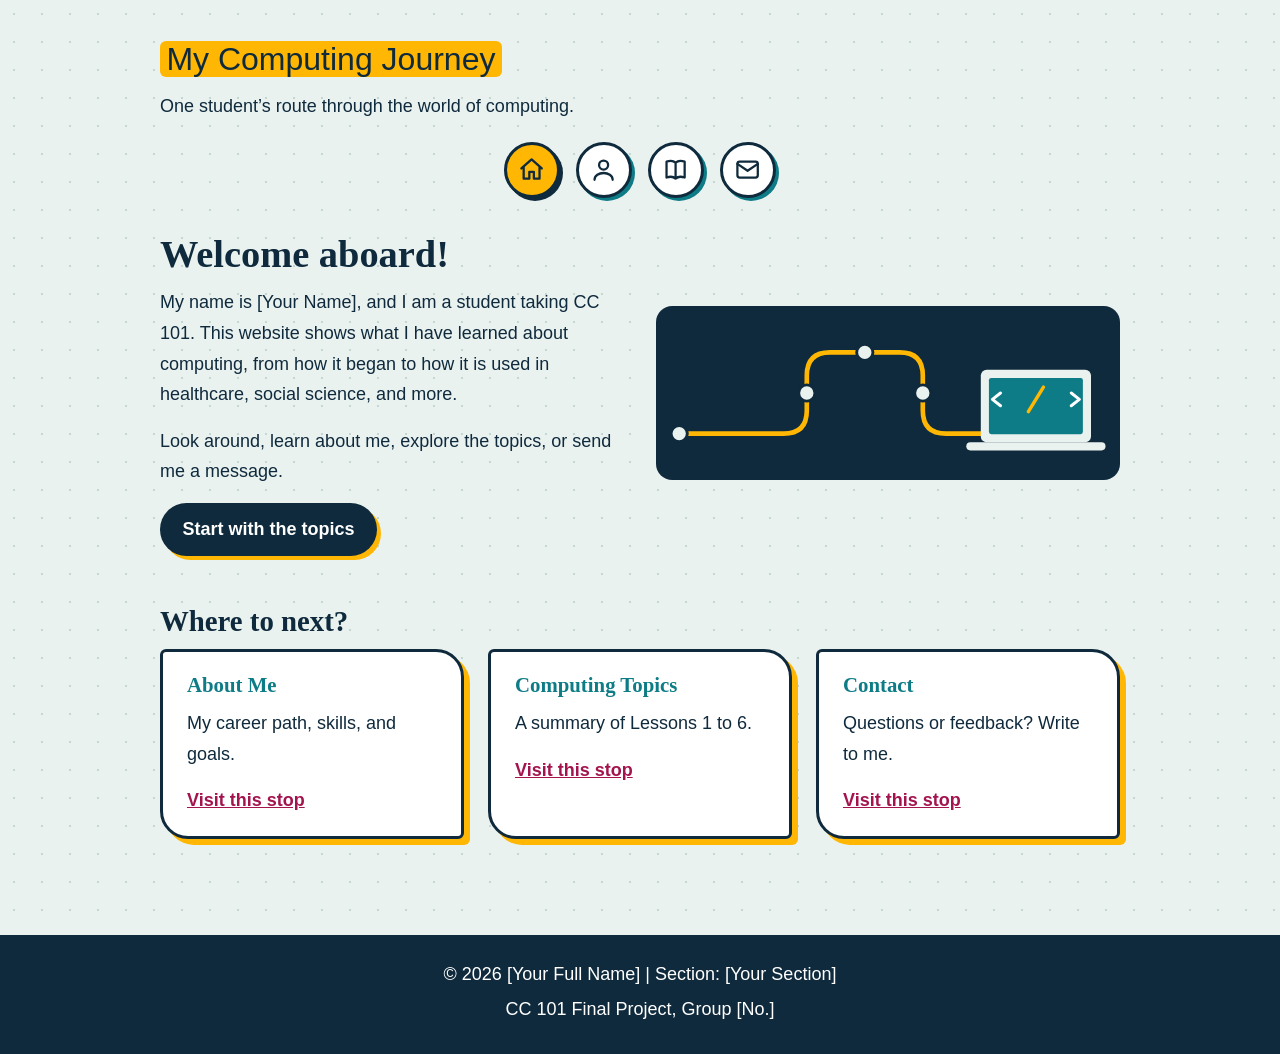
<file: index.html>
<!DOCTYPE html>
<html lang="en">
<head>
  <meta charset="UTF-8">
  <meta name="viewport" content="width=device-width, initial-scale=1">
  <title>Home | My Computing Journey</title>
  <link rel="stylesheet" href="style.css">
</head>
<body>
  <!-- Header with site title -->
  <header>
    <p class="site-title"><span>My Computing Journey</span></p>
    <p class="tagline">One student’s route through the world of computing.</p>
  </header>

  <!-- Navigation: each page is a stop on the route -->
    <nav aria-label="Main menu">
    <ul>
      <li>
        <a href="index.html" aria-label="Home" title="Home" aria-current="page">
          <svg viewBox="0 0 24 24" aria-hidden="true"><path d="M3 11l9-8 9 8M5 10v10h5v-6h4v6h5V10"/></svg>
        </a>
      </li>
      <li>
        <a href="about.html" aria-label="About Me" title="About Me">
          <svg viewBox="0 0 24 24" aria-hidden="true"><circle cx="12" cy="8" r="4"/><path d="M4 21c0-4 4-6 8-6s8 2 8 6"/></svg>
        </a>
      </li>
      <li>
        <a href="topics.html" aria-label="Computing Topics" title="Computing Topics">
          <svg viewBox="0 0 24 24" aria-hidden="true"><path d="M4 5c3-1 6-1 8 1 2-2 5-2 8-1v14c-3-1-6-1-8 1-2-2-5-2-8-1zM12 6v14"/></svg>
        </a>
      </li>
      <li>
        <a href="contact.html" aria-label="Contact" title="Contact">
          <svg viewBox="0 0 24 24" aria-hidden="true"><rect x="3" y="5" width="18" height="14" rx="2"/><path d="M3 7l9 6 9-6"/></svg>
        </a>
      </li>
    </ul>
  </nav>

  <main>
    <!-- Welcome section with banner -->
    <section class="hero">
      <div>
        <h1>Welcome aboard!</h1>
        <p>My name is [Your Name], and I am a student taking CC 101. This website shows what I have learned about computing, from how it began to how it is used in healthcare, social science, and more.</p>
        <p>Look around, learn about me, explore the topics, or send me a message.</p>
        <a class="button" href="topics.html">Start with the topics</a>
      </div>
      <img src="images/banner.svg" alt="Banner showing a route line with stops leading to a laptop that displays code">
    </section>

    <!-- Three stops to visit -->
    <section>
      <h2>Where to next?</h2>
      <div class="cards">
        <article class="card"><h3>About Me</h3><p>My career path, skills, and goals.</p><a href="about.html">Visit this stop</a></article>
        <article class="card"><h3>Computing Topics</h3><p>A summary of Lessons 1 to 6.</p><a href="topics.html">Visit this stop</a></article>
        <article class="card"><h3>Contact</h3><p>Questions or feedback? Write to me.</p><a href="contact.html">Visit this stop</a></article>
      </div>
    </section>
  </main>

  <!-- Footer with name and section -->
  <footer>
    <p>© 2026 [Your Full Name] | Section: [Your Section]</p>
    <p>CC 101 Final Project, Group [No.]</p>
  </footer>
</body>
</html>
</file>
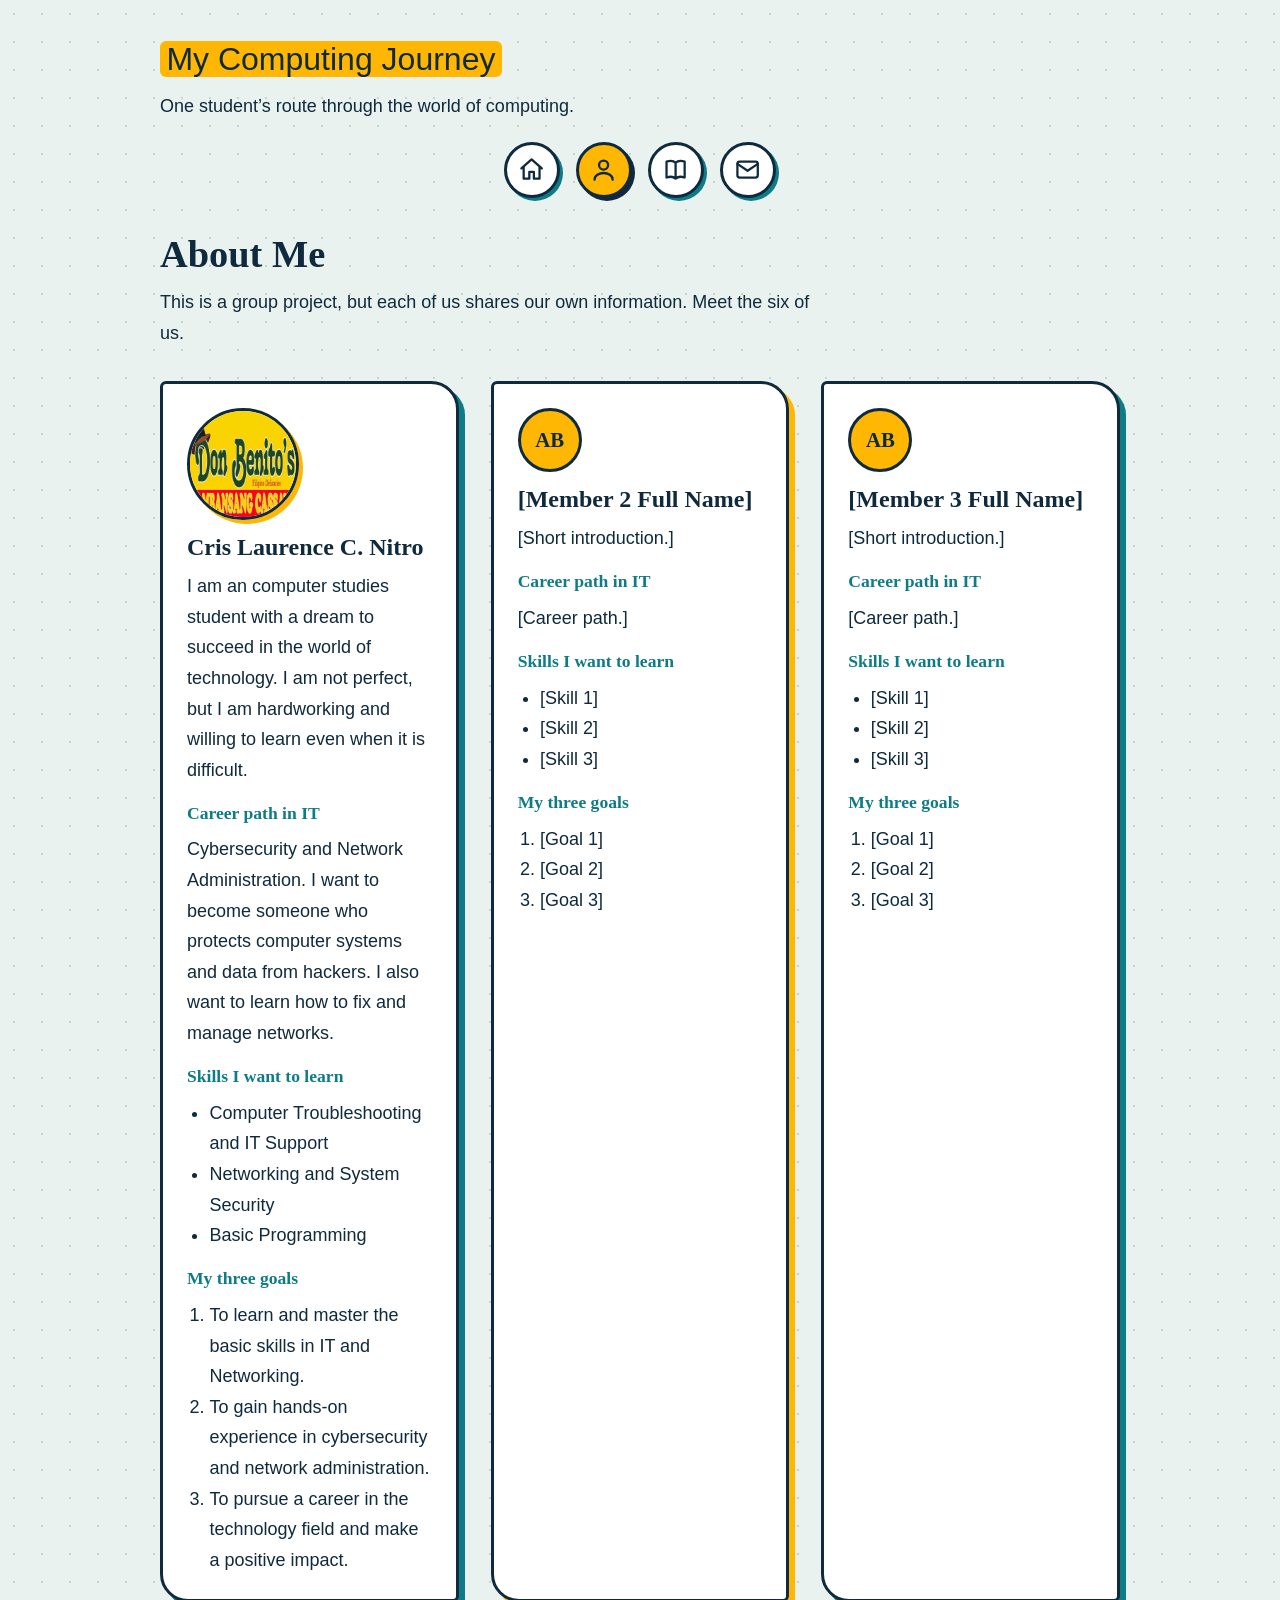
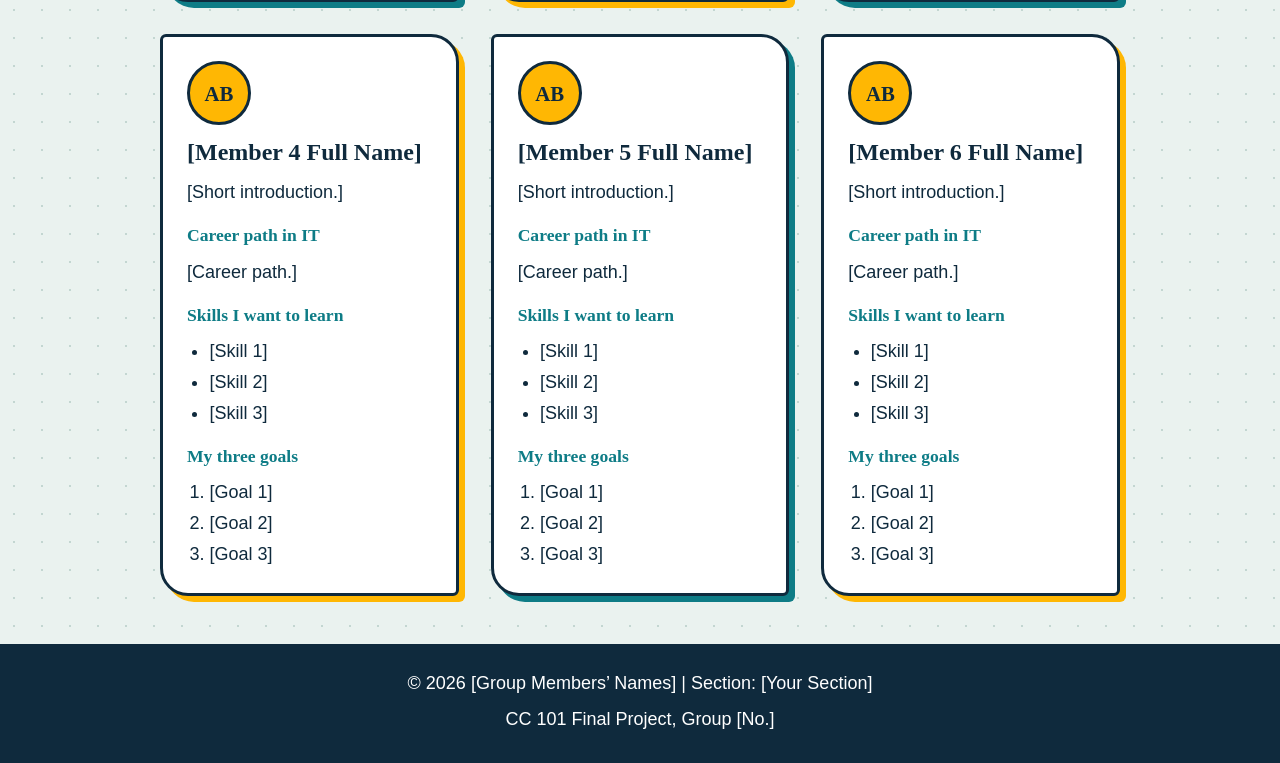
<file: about.html>
<!DOCTYPE html>
<html lang="en">
<head>
  <meta charset="UTF-8">
  <meta name="viewport" content="width=device-width, initial-scale=1">
  <title>About Me | My Computing Journey</title>
  <link rel="stylesheet" href="style.css">
</head>
<body>
  <!-- Header with site title -->
  <header>
    <p class="site-title"><span>My Computing Journey</span></p>
    <p class="tagline">One student’s route through the world of computing.</p>
  </header>

  <!-- Navigation: icon buttons -->
  <nav aria-label="Main menu">
    <ul>
      <li>
        <a href="index.html" aria-label="Home" title="Home">
          <svg viewBox="0 0 24 24" aria-hidden="true"><path d="M3 11l9-8 9 8M5 10v10h5v-6h4v6h5V10"/></svg>
        </a>
      </li>
      <li>
        <a href="about.html" aria-label="About Me" title="About Me" aria-current="page">
          <svg viewBox="0 0 24 24" aria-hidden="true"><circle cx="12" cy="8" r="4"/><path d="M4 21c0-4 4-6 8-6s8 2 8 6"/></svg>
        </a>
      </li>
      <li>
        <a href="topics.html" aria-label="Computing Topics" title="Computing Topics">
          <svg viewBox="0 0 24 24" aria-hidden="true"><path d="M4 5c3-1 6-1 8 1 2-2 5-2 8-1v14c-3-1-6-1-8 1-2-2-5-2-8-1zM12 6v14"/></svg>
        </a>
      </li>
      <li>
        <a href="contact.html" aria-label="Contact" title="Contact">
          <svg viewBox="0 0 24 24" aria-hidden="true"><rect x="3" y="5" width="18" height="14" rx="2"/><path d="M3 7l9 6 9-6"/></svg>
        </a>
      </li>
    </ul>
  </nav>

  <main>
    <h1>About Me</h1>
    <p>This is a group project, but each of us shares our own information. Meet the six of us.</p>

    <div class="members">

      <!-- MEMBER 1: copy this whole article block for each person -->
      <article class="profile">
        <img class="photo" src="images/backgroundofdonbenitos.jpg" alt="Photo of Cris Laurence C. Nitro">
        <h2>Cris Laurence C. Nitro</h2>
        <p>I am an computer studies student with a dream to succeed in the world of technology. I am not perfect, but I am hardworking and willing to learn even when it is difficult.</p>

        <h3>Career path in IT</h3>
        <p>Cybersecurity and Network Administration. I want to become someone who protects computer systems and data from hackers. I also want to learn how to fix and manage networks.</p>

        <h3>Skills I want to learn</h3>
        <ul>
          <li>Computer Troubleshooting and IT Support</li>
          <li> Networking and System Security</li>
          <li>Basic Programming</li>
        </ul>

        <h3>My three goals</h3>
        <ol>
          <li>To learn and master the basic skills in IT and Networking.</li>
          <li>To gain hands-on experience in cybersecurity and network administration.</li>
          <li>To pursue a career in the technology field and make a positive impact.</li>
        </ol>
      </article>

      <!-- MEMBER 2 -->
      <article class="profile">
        <div class="avatar" aria-hidden="true">AB</div>
        <h2>[Member 2 Full Name]</h2>
        <p>[Short introduction.]</p>
        <h3>Career path in IT</h3>
        <p>[Career path.]</p>
        <h3>Skills I want to learn</h3>
        <ul><li>[Skill 1]</li><li>[Skill 2]</li><li>[Skill 3]</li></ul>
        <h3>My three goals</h3>
        <ol><li>[Goal 1]</li><li>[Goal 2]</li><li>[Goal 3]</li></ol>
      </article>

      <!-- MEMBER 3 -->
      <article class="profile">
        <div class="avatar" aria-hidden="true">AB</div>
        <h2>[Member 3 Full Name]</h2>
        <p>[Short introduction.]</p>
        <h3>Career path in IT</h3>
        <p>[Career path.]</p>
        <h3>Skills I want to learn</h3>
        <ul><li>[Skill 1]</li><li>[Skill 2]</li><li>[Skill 3]</li></ul>
        <h3>My three goals</h3>
        <ol><li>[Goal 1]</li><li>[Goal 2]</li><li>[Goal 3]</li></ol>
      </article>

      <!-- MEMBER 4 -->
      <article class="profile">
        <div class="avatar" aria-hidden="true">AB</div>
        <h2>[Member 4 Full Name]</h2>
        <p>[Short introduction.]</p>
        <h3>Career path in IT</h3>
        <p>[Career path.]</p>
        <h3>Skills I want to learn</h3>
        <ul><li>[Skill 1]</li><li>[Skill 2]</li><li>[Skill 3]</li></ul>
        <h3>My three goals</h3>
        <ol><li>[Goal 1]</li><li>[Goal 2]</li><li>[Goal 3]</li></ol>
      </article>

      <!-- MEMBER 5 -->
      <article class="profile">
        <div class="avatar" aria-hidden="true">AB</div>
        <h2>[Member 5 Full Name]</h2>
        <p>[Short introduction.]</p>
        <h3>Career path in IT</h3>
        <p>[Career path.]</p>
        <h3>Skills I want to learn</h3>
        <ul><li>[Skill 1]</li><li>[Skill 2]</li><li>[Skill 3]</li></ul>
        <h3>My three goals</h3>
        <ol><li>[Goal 1]</li><li>[Goal 2]</li><li>[Goal 3]</li></ol>
      </article>

      <!-- MEMBER 6 -->
      <article class="profile">
        <div class="avatar" aria-hidden="true">AB</div>
        <h2>[Member 6 Full Name]</h2>
        <p>[Short introduction.]</p>
        <h3>Career path in IT</h3>
        <p>[Career path.]</p>
        <h3>Skills I want to learn</h3>
        <ul><li>[Skill 1]</li><li>[Skill 2]</li><li>[Skill 3]</li></ul>
        <h3>My three goals</h3>
        <ol><li>[Goal 1]</li><li>[Goal 2]</li><li>[Goal 3]</li></ol>
      </article>

    </div>
  </main>

  <!-- Footer with names and section -->
  <footer>
    <p>© 2026 [Group Members’ Names] | Section: [Your Section]</p>
    <p>CC 101 Final Project, Group [No.]</p>
  </footer>
</body>
</html>
</file>
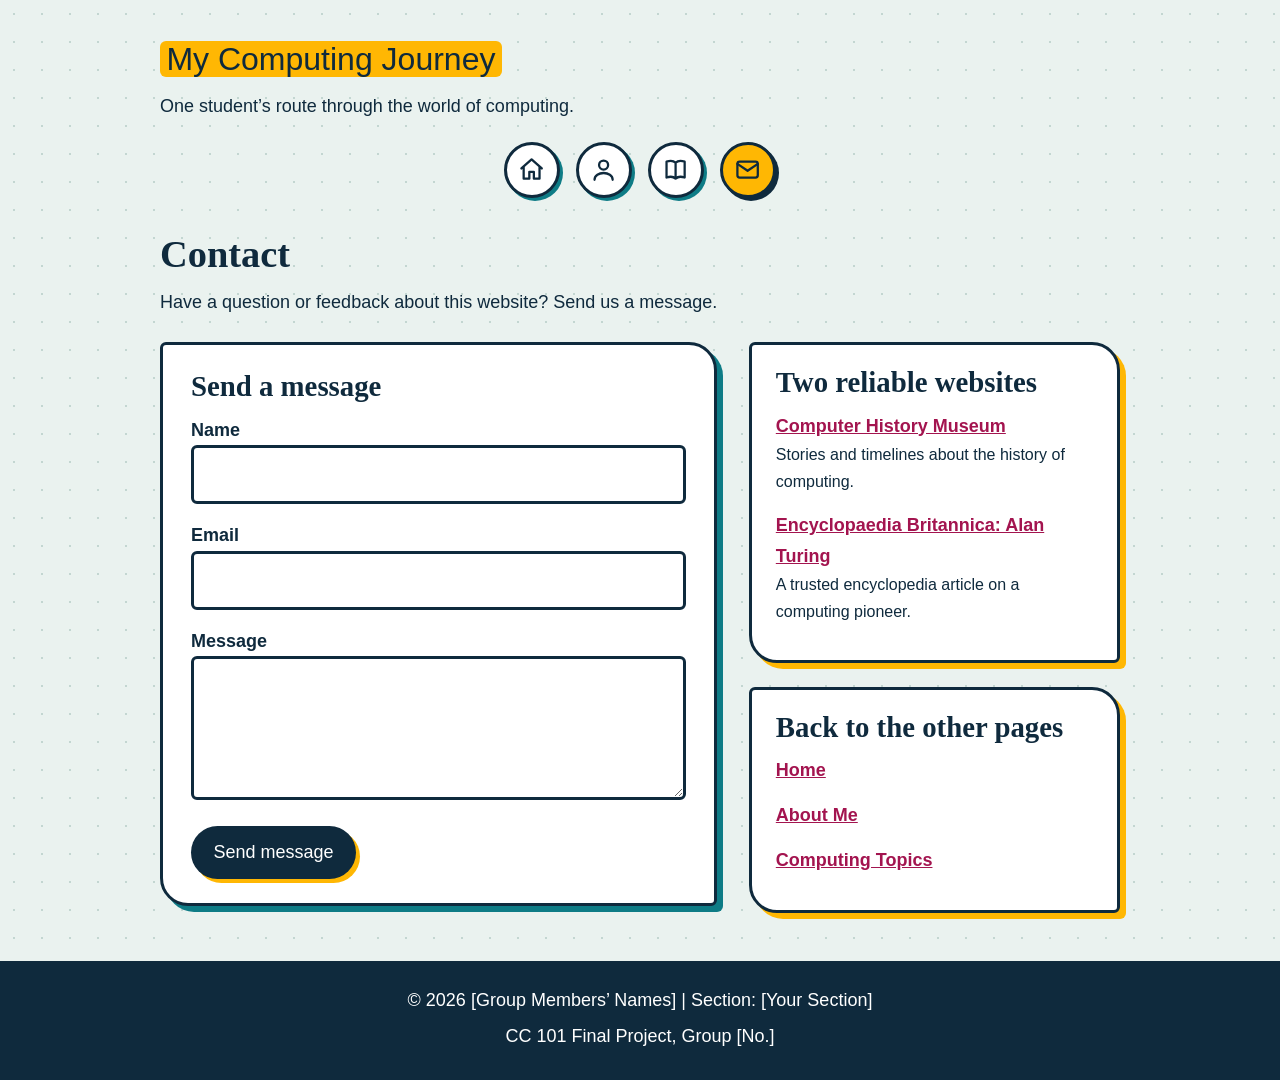
<file: contact.html>
<!DOCTYPE html>
<html lang="en">
<head>
  <meta charset="UTF-8">
  <meta name="viewport" content="width=device-width, initial-scale=1">
  <title>Contact | My Computing Journey</title>
  <link rel="stylesheet" href="style.css">
</head>
<body>
  <!-- Header with site title -->
  <header>
    <p class="site-title"><span>My Computing Journey</span></p>
    <p class="tagline">One student’s route through the world of computing.</p>
  </header>

  <!-- Navigation: icon buttons -->
  <nav aria-label="Main menu">
    <ul>
      <li>
        <a href="index.html" aria-label="Home" title="Home">
          <svg viewBox="0 0 24 24" aria-hidden="true"><path d="M3 11l9-8 9 8M5 10v10h5v-6h4v6h5V10"/></svg>
        </a>
      </li>
      <li>
        <a href="about.html" aria-label="About Me" title="About Me">
          <svg viewBox="0 0 24 24" aria-hidden="true"><circle cx="12" cy="8" r="4"/><path d="M4 21c0-4 4-6 8-6s8 2 8 6"/></svg>
        </a>
      </li>
      <li>
        <a href="topics.html" aria-label="Computing Topics" title="Computing Topics">
          <svg viewBox="0 0 24 24" aria-hidden="true"><path d="M4 5c3-1 6-1 8 1 2-2 5-2 8-1v14c-3-1-6-1-8 1-2-2-5-2-8-1zM12 6v14"/></svg>
        </a>
      </li>
      <li>
        <a href="contact.html" aria-label="Contact" title="Contact" aria-current="page">
          <svg viewBox="0 0 24 24" aria-hidden="true"><rect x="3" y="5" width="18" height="14" rx="2"/><path d="M3 7l9 6 9-6"/></svg>
        </a>
      </li>
    </ul>
  </nav>

  <main>
    <h1>Contact</h1>
    <p>Have a question or feedback about this website? Send us a message.</p>

    <div class="contact-grid">

      <!-- Contact form -->
      <section class="panel">
        <h2>Send a message</h2>
        <form action="#" method="post">
          <div>
            <label for="name">Name</label>
            <input type="text" id="name" name="name" autocomplete="name" required>
          </div>
          <div>
            <label for="email">Email</label>
            <input type="email" id="email" name="email" autocomplete="email" required>
          </div>
          <div>
            <label for="message">Message</label>
            <textarea id="message" name="message" required></textarea>
          </div>
          <button class="button" type="submit">Send message</button>
        </form>
      </section>

      <!-- Side column: reliable websites and page links -->
      <aside>
        <section class="card">
          <h2>Two reliable websites</h2>
          <ul class="link-list">
            <li>
              <a href="https://www.computerhistory.org/" target="_blank" rel="noopener noreferrer">Computer History Museum</a>
              <span>Stories and timelines about the history of computing.</span>
            </li>
            <li>
              <a href="https://www.britannica.com/biography/Alan-Turing" target="_blank" rel="noopener noreferrer">Encyclopaedia Britannica: Alan Turing</a>
              <span>A trusted encyclopedia article on a computing pioneer.</span>
            </li>
          </ul>
        </section>

        <section class="card">
          <h2>Back to the other pages</h2>
          <ul class="link-list">
            <li><a href="index.html">Home</a></li>
            <li><a href="about.html">About Me</a></li>
            <li><a href="topics.html">Computing Topics</a></li>
          </ul>
        </section>
      </aside>

    </div>
  </main>

  <!-- Footer with names and section -->
  <footer>
    <p>© 2026 [Group Members’ Names] | Section: [Your Section]</p>
    <p>CC 101 Final Project, Group [No.]</p>
  </footer>
</body>
</html>
</file>
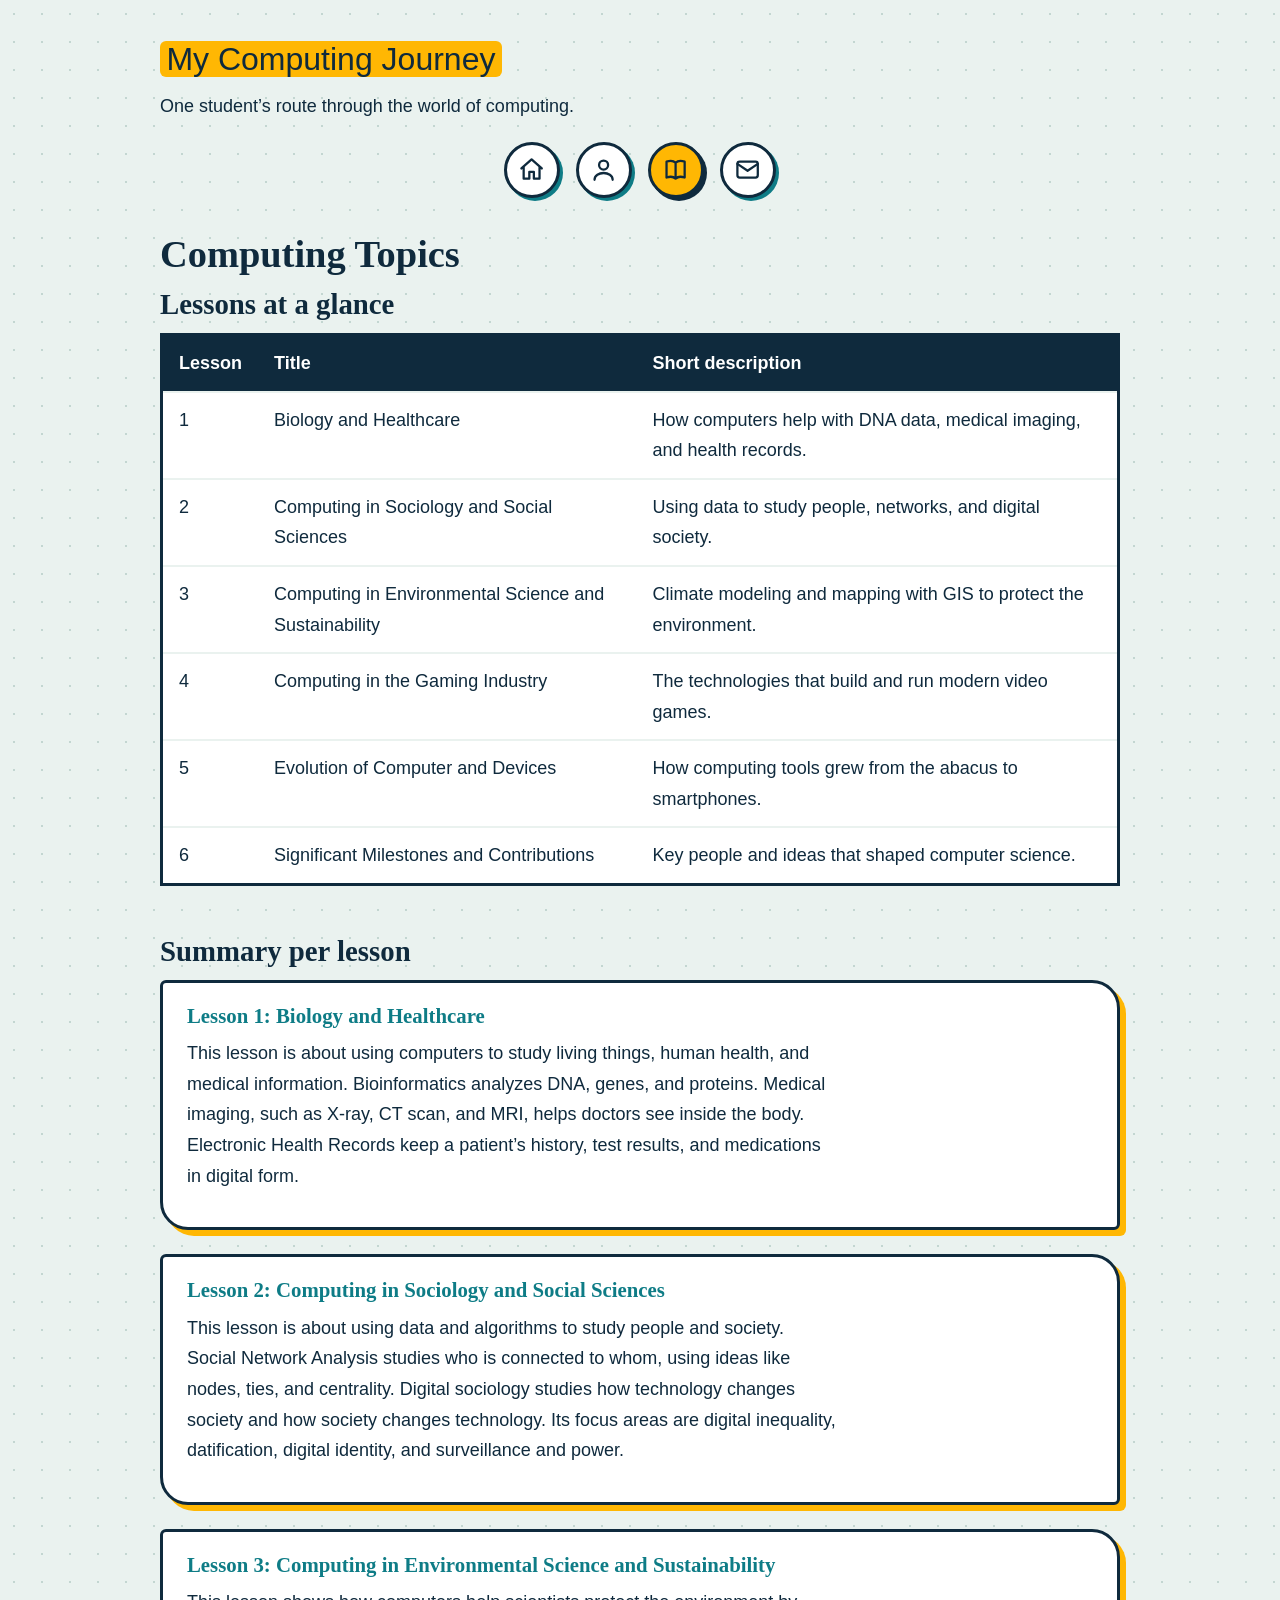
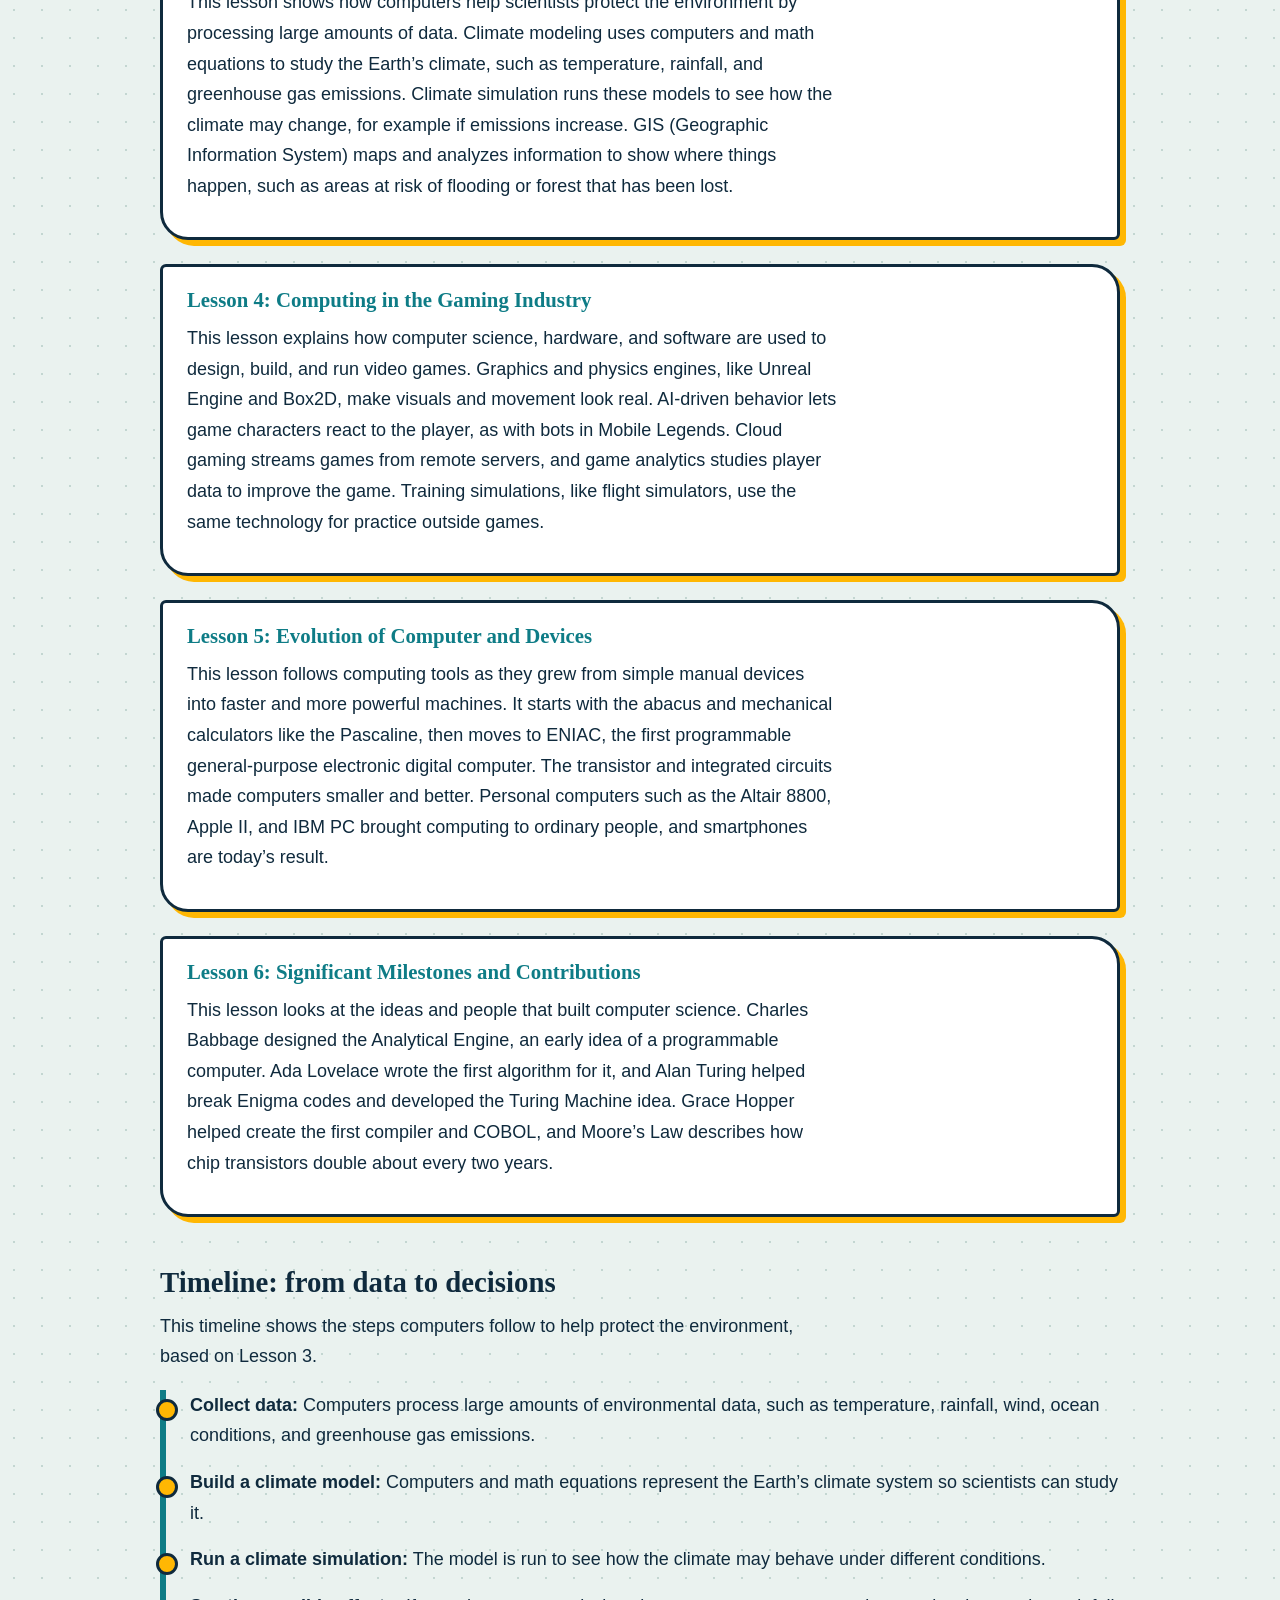
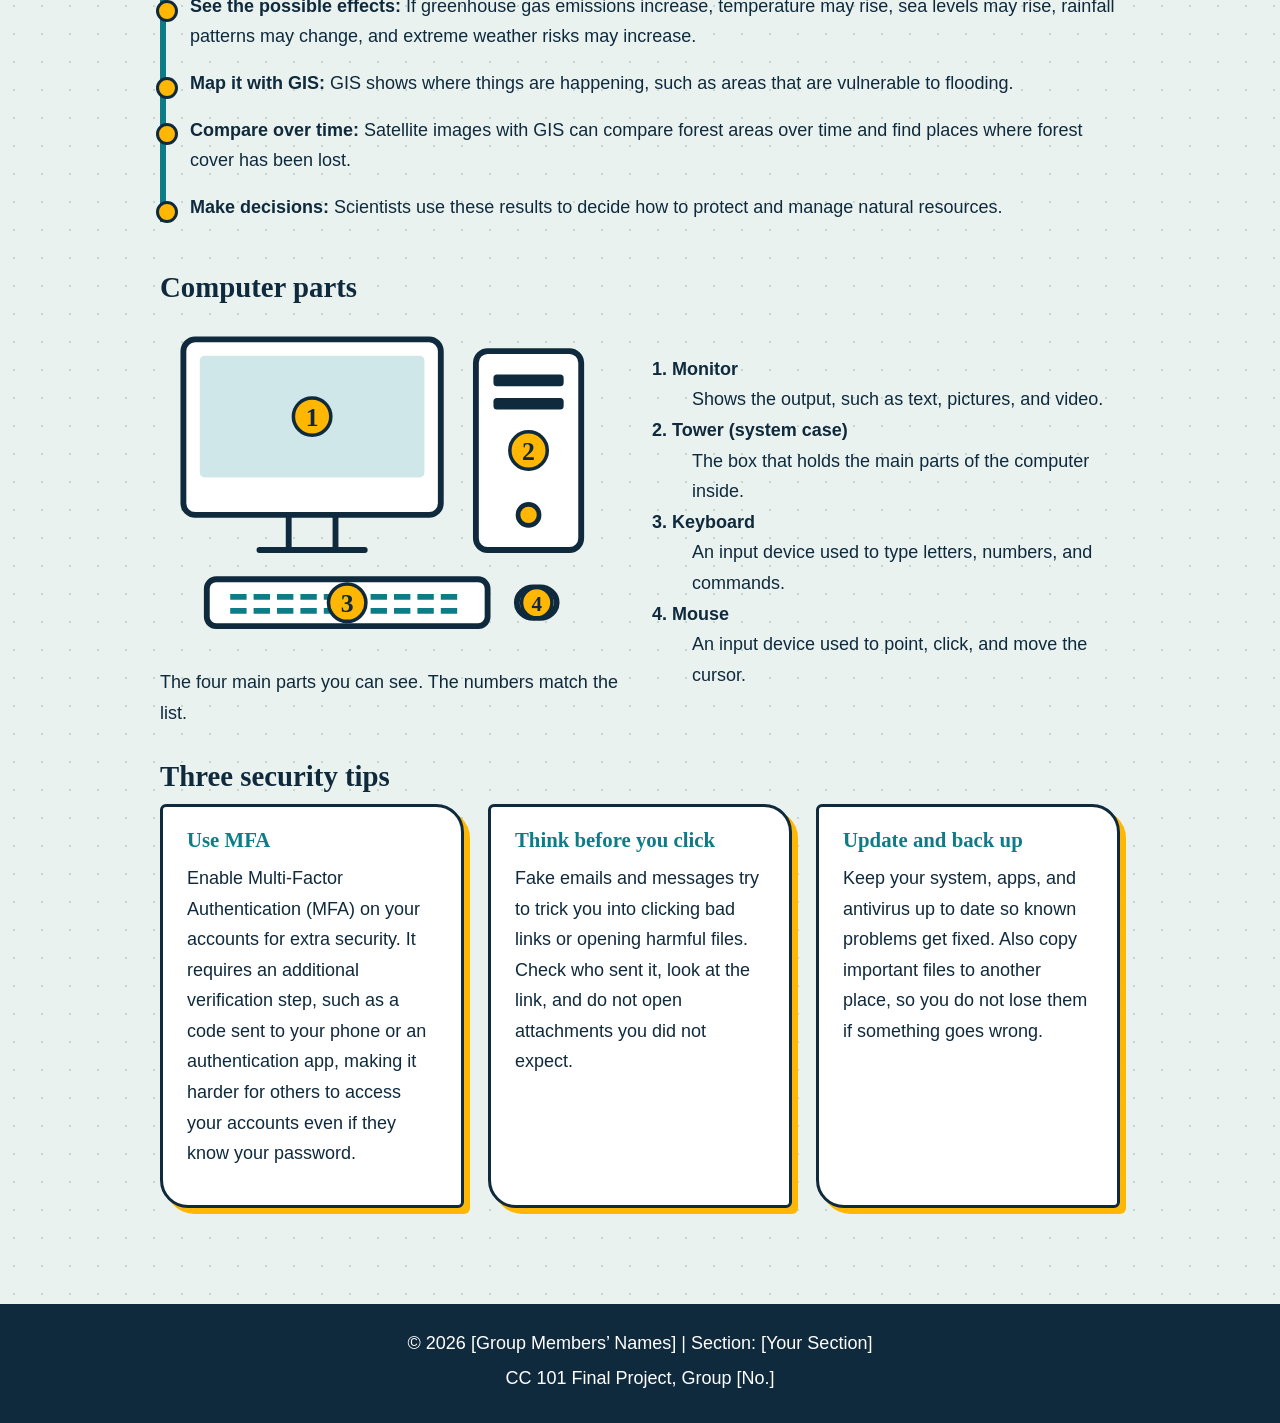
<file: topics.html>
<!DOCTYPE html>
<html lang="en">
<head>
  <meta charset="UTF-8">
  <meta name="viewport" content="width=device-width, initial-scale=1">
  <title>Computing Topics | My Computing Journey</title>
  <link rel="stylesheet" href="style.css">
</head>
<body>
  <!-- Header with site title -->
  <header>
    <p class="site-title"><span>My Computing Journey</span></p>
    <p class="tagline">One student’s route through the world of computing.</p>
  </header>

  <!-- Navigation: icon buttons -->
  <nav aria-label="Main menu">
    <ul>
      <li>
        <a href="index.html" aria-label="Home" title="Home">
          <svg viewBox="0 0 24 24" aria-hidden="true"><path d="M3 11l9-8 9 8M5 10v10h5v-6h4v6h5V10"/></svg>
        </a>
      </li>
      <li>
        <a href="about.html" aria-label="About Me" title="About Me">
          <svg viewBox="0 0 24 24" aria-hidden="true"><circle cx="12" cy="8" r="4"/><path d="M4 21c0-4 4-6 8-6s8 2 8 6"/></svg>
        </a>
      </li>
      <li>
        <a href="topics.html" aria-label="Computing Topics" title="Computing Topics" aria-current="page">
          <svg viewBox="0 0 24 24" aria-hidden="true"><path d="M4 5c3-1 6-1 8 1 2-2 5-2 8-1v14c-3-1-6-1-8 1-2-2-5-2-8-1zM12 6v14"/></svg>
        </a>
      </li>
      <li>
        <a href="contact.html" aria-label="Contact" title="Contact">
          <svg viewBox="0 0 24 24" aria-hidden="true"><rect x="3" y="5" width="18" height="14" rx="2"/><path d="M3 7l9 6 9-6"/></svg>
        </a>
      </li>
    </ul>
  </nav>

  <main>
    <h1>Computing Topics</h1>

    <!-- 1. Table of Lessons 1 to 6 -->
    <section>
      <h2>Lessons at a glance</h2>
      <div class="table-wrap">
        <table>
          <thead>
            <tr><th>Lesson</th><th>Title</th><th>Short description</th></tr>
          </thead>
          <tbody>
            <tr><td>1</td><td>Biology and Healthcare</td><td>How computers help with DNA data, medical imaging, and health records.</td></tr>
            <tr><td>2</td><td>Computing in Sociology and Social Sciences</td><td>Using data to study people, networks, and digital society.</td></tr>
            <tr><td>3</td><td>Computing in Environmental Science and Sustainability</td><td>Climate modeling and mapping with GIS to protect the environment.</td></tr>
            <tr><td>4</td><td>Computing in the Gaming Industry</td><td>The technologies that build and run modern video games.</td></tr>
            <tr><td>5</td><td>Evolution of Computer and Devices</td><td>How computing tools grew from the abacus to smartphones.</td></tr>
            <tr><td>6</td><td>Significant Milestones and Contributions</td><td>Key people and ideas that shaped computer science.</td></tr>
          </tbody>
        </table>
      </div>
    </section>

    <!-- 2. Summary per lesson -->
    <section>
      <h2>Summary per lesson</h2>
      <div class="stack">

        <article class="card">
          <h3>Lesson 1: Biology and Healthcare</h3>
          <p>This lesson is about using computers to study living things, human health, and medical information. Bioinformatics analyzes DNA, genes, and proteins. Medical imaging, such as X-ray, CT scan, and MRI, helps doctors see inside the body. Electronic Health Records keep a patient’s history, test results, and medications in digital form.</p>
        </article>

        <article class="card">
          <h3>Lesson 2: Computing in Sociology and Social Sciences</h3>
          <p>This lesson is about using data and algorithms to study people and society. Social Network Analysis studies who is connected to whom, using ideas like nodes, ties, and centrality. Digital sociology studies how technology changes society and how society changes technology. Its focus areas are digital inequality, datification, digital identity, and surveillance and power.</p>
        </article>

        <article class="card">
          <h3>Lesson 3: Computing in Environmental Science and Sustainability</h3>
          <p>This lesson shows how computers help scientists protect the environment by processing large amounts of data. Climate modeling uses computers and math equations to study the Earth’s climate, such as temperature, rainfall, and greenhouse gas emissions. Climate simulation runs these models to see how the climate may change, for example if emissions increase. GIS (Geographic Information System) maps and analyzes information to show where things happen, such as areas at risk of flooding or forest that has been lost.</p>
        </article>

        <article class="card">
          <h3>Lesson 4: Computing in the Gaming Industry</h3>
          <p>This lesson explains how computer science, hardware, and software are used to design, build, and run video games. Graphics and physics engines, like Unreal Engine and Box2D, make visuals and movement look real. AI-driven behavior lets game characters react to the player, as with bots in Mobile Legends. Cloud gaming streams games from remote servers, and game analytics studies player data to improve the game. Training simulations, like flight simulators, use the same technology for practice outside games.</p>
        </article>

        <article class="card">
          <h3>Lesson 5: Evolution of Computer and Devices</h3>
          <p>This lesson follows computing tools as they grew from simple manual devices into faster and more powerful machines. It starts with the abacus and mechanical calculators like the Pascaline, then moves to ENIAC, the first programmable general-purpose electronic digital computer. The transistor and integrated circuits made computers smaller and better. Personal computers such as the Altair 8800, Apple II, and IBM PC brought computing to ordinary people, and smartphones are today’s result.</p>
        </article>

        <article class="card">
          <h3>Lesson 6: Significant Milestones and Contributions</h3>
          <p>This lesson looks at the ideas and people that built computer science. Charles Babbage designed the Analytical Engine, an early idea of a programmable computer. Ada Lovelace wrote the first algorithm for it, and Alan Turing helped break Enigma codes and developed the Turing Machine idea. Grace Hopper helped create the first compiler and COBOL, and Moore’s Law describes how chip transistors double about every two years.</p>
        </article>

      </div>
    </section>

    <!-- 3. Timeline (from the Lesson 5 and Lesson 6 slides) -->
   <section>
      <h2>Timeline: from data to decisions</h2>
      <p>This timeline shows the steps computers follow to help protect the environment, based on Lesson 3.</p>
      <ol class="timeline">
        <li><strong>Collect data:</strong> Computers process large amounts of environmental data, such as temperature, rainfall, wind, ocean conditions, and greenhouse gas emissions.</li>
        <li><strong>Build a climate model:</strong> Computers and math equations represent the Earth’s climate system so scientists can study it.</li>
        <li><strong>Run a climate simulation:</strong> The model is run to see how the climate may behave under different conditions.</li>
        <li><strong>See the possible effects:</strong> If greenhouse gas emissions increase, temperature may rise, sea levels may rise, rainfall patterns may change, and extreme weather risks may increase.</li>
        <li><strong>Map it with GIS:</strong> GIS shows where things are happening, such as areas that are vulnerable to flooding.</li>
        <li><strong>Compare over time:</strong> Satellite images with GIS can compare forest areas over time and find places where forest cover has been lost.</li>
        <li><strong>Make decisions:</strong> Scientists use these results to decide how to protect and manage natural resources.</li>
      </ol>
    </section>

       <!-- 4. Labeled computer parts -->
    <section>
      <h2>Computer parts</h2>
      <div class="parts">
        <figure style="margin:0">
          <img src="images/computer.svg" alt="Desktop computer with numbered labels: 1 monitor, 2 tower, 3 keyboard, 4 mouse">
          <figcaption>The four main parts you can see. The numbers match the list.</figcaption>
        </figure>
        <dl>
          <dt><strong>1. Monitor</strong></dt>
          <dd>Shows the output, such as text, pictures, and video.</dd>
          <dt><strong>2. Tower (system case)</strong></dt>
          <dd>The box that holds the main parts of the computer inside.</dd>
          <dt><strong>3. Keyboard</strong></dt>
          <dd>An input device used to type letters, numbers, and commands.</dd>
          <dt><strong>4. Mouse</strong></dt>
          <dd>An input device used to point, click, and move the cursor.</dd>
        </dl>
      </div>

      <br>

          <!-- 5. Three security tips -->
    <section>
      <h2>Three security tips</h2>
      <div class="cards">
        <article class="card">
          <h3>Use MFA</h3>
          <p>Enable Multi-Factor Authentication (MFA) on your accounts for extra security. It requires an additional verification step, such as a code sent to your phone or an authentication app, making it harder for others to access your accounts even if they know your password.</p>
        </article>
        <article class="card">
          <h3>Think before you click</h3>
          <p>Fake emails and messages try to trick you into clicking bad links or opening harmful files. Check who sent it, look at the link, and do not open attachments you did not expect.</p>
        </article>
        <article class="card">
          <h3>Update and back up</h3>
          <p>Keep your system, apps, and antivirus up to date so known problems get fixed. Also copy important files to another place, so you do not lose them if something goes wrong.</p>
        </article>
      </div>
    </section>

    </section>
  </main>

  <!-- Footer with names and section -->
  <footer>
    <p>© 2026 [Group Members’ Names] | Section: [Your Section]</p>
    <p>CC 101 Final Project, Group [No.]</p>
  </footer>
</body>
</html>
</file>
<file: style.css>
/* ===== My Computing Journey: style.css =====
   Idea: the site is a route map. Each page is a "stop" on the line. */

/* 1. Colors and basics */
:root {
  --bg: #EAF2EF;      /* pale mint-grey page background */
  --ink: #0F2A3D;     /* deep blue-green text */
  --teal: #0E7C86;    /* main accent */
  --amber: #FFB703;   /* route line and highlights */
  --berry: #A3144F;   /* accent for text links */
  --white: #FFFFFF;
}
* { box-sizing: border-box; }
body {
  margin: 0;
  font-family: "Trebuchet MS", Verdana, sans-serif;
  font-size: 1.125rem;       /* 18px, easy to read */
  line-height: 1.7;
  color: var(--ink);
  background-color: var(--bg);
  /* faint dot grid, like map paper */
  background-image: radial-gradient(#C3D6D1 1.5px, transparent 1.5px);
  background-size: 28px 28px;
}
h1, h2, h3 { font-family: Georgia, "Times New Roman", serif; line-height: 1.25; margin: 0 0 .6rem; }
h1 { font-size: 2.4rem; }
h2 { font-size: 1.8rem; }
h3 { font-size: 1.3rem; color: var(--teal); }
p { margin: 0 0 1rem; max-width: 65ch; }
a { color: var(--berry); font-weight: bold; }
a:focus, button:focus, input:focus, textarea:focus { outline: 3px solid var(--amber); outline-offset: 3px; }
img { max-width: 100%; height: auto; display: block; }

/* 2. Header and route navigation */
header { max-width: 1000px; margin: 0 auto; padding: 2rem 1.25rem 0; }
.site-title { font-size: 2rem; margin: 0; }
.site-title span { background: var(--amber); padding: 0 .4rem; border-radius: 6px; }
.tagline { margin: .3rem 0 0; }

nav { max-width: 1000px; margin: 1.25rem auto 0; padding: 0 1.25rem; }
nav ul { list-style: none; margin: 0; padding: 0; display: flex; justify-content: center; gap: 1rem; }
nav a {
  display: flex; align-items: center; justify-content: center;
  width: 3.5rem; height: 3.5rem; border-radius: 50%;
  background: var(--white); color: var(--ink);
  border: 3px solid var(--ink); box-shadow: 3px 3px 0 var(--teal);
}
nav a svg { width: 1.7rem; height: 1.7rem; fill: none; stroke: currentColor; stroke-width: 2; stroke-linecap: round; stroke-linejoin: round; }
nav a:hover { background: var(--amber); }
nav a[aria-current="page"] { background: var(--amber); box-shadow: 3px 3px 0 var(--ink); }

/* 3. Layout pieces */
main { max-width: 1000px; margin: 0 auto; padding: 2rem 1.25rem 3rem; }
section { margin-bottom: 3rem; }
.hero { display: grid; grid-template-columns: 1fr 1fr; gap: 2rem; align-items: center; }
.panel {
  background: var(--white); padding: 1.5rem 1.75rem;
  border: 3px solid var(--ink); border-radius: 6px 28px 6px 28px;  /* leaf shape, our signature */
  box-shadow: 6px 6px 0 var(--teal);
}
.cards { display: grid; grid-template-columns: repeat(auto-fit, minmax(240px, 1fr)); gap: 1.5rem; }
.card {
  background: var(--white); padding: 1.25rem 1.5rem;
  border: 3px solid var(--ink); border-radius: 6px 28px 6px 28px;
  box-shadow: 6px 6px 0 var(--amber);
}
.button {
  display: inline-block; padding: .7rem 1.4rem; border-radius: 999px;
  background: var(--ink); color: var(--white); text-decoration: none;
  box-shadow: 4px 4px 0 var(--amber);
}
.button:hover { background: var(--teal); }

/* 4. About page: goals as stops */
.goals { list-style: none; counter-reset: stop; padding: 0 0 0 2.5rem; border-left: 6px solid var(--ink); }
.goals li { counter-increment: stop; position: relative; margin-bottom: 1.25rem; }
.goals li::before {
  content: counter(stop); position: absolute; left: -3.65rem; top: 0;
  width: 2rem; height: 2rem; border-radius: 50%; text-align: center; line-height: 1.7rem;
  background: var(--amber); border: 3px solid var(--ink); font-weight: bold;
}

/* 5. Topics page */
.table-wrap { overflow-x: auto; }
table { width: 100%; border-collapse: collapse; background: var(--white); border: 3px solid var(--ink); }
th, td { padding: .75rem 1rem; text-align: left; border-bottom: 2px solid var(--bg); vertical-align: top; }
th { background: var(--ink); color: var(--white); }
.timeline { list-style: none; padding: 0 0 0 1.5rem; border-left: 6px solid var(--teal); }
.timeline li { position: relative; margin-bottom: 1rem; }
.timeline li::before {
  content: ""; position: absolute; left: -2.1rem; top: .55rem;
  width: 1rem; height: 1rem; border-radius: 50%; background: var(--amber); border: 3px solid var(--ink);
}
.parts { display: grid; grid-template-columns: 1fr 1fr; gap: 1.5rem; align-items: center; }

/* 6. Contact page */
form { display: grid; gap: 1rem; }
label { font-weight: bold; }
input, textarea {
  width: 100%; padding: .7rem; font: inherit; color: var(--ink);
  background: var(--white); border: 3px solid var(--ink); border-radius: 6px;
}
textarea { min-height: 9rem; resize: vertical; }
button.button { border: 0; font: inherit; cursor: pointer; justify-self: start; }

/* 7. Footer */
footer { background: var(--ink); color: var(--white); padding: 1.5rem 1.25rem; text-align: center; }
footer p { margin: 0 auto .3rem; }

/* 8. Tablets and phones */
/* 8. Tablets and phones */
@media (max-width: 760px) {
  h1 { font-size: 2rem; }
  .hero, .parts, .contact-grid { grid-template-columns: 1fr; }
  nav ul { gap: .75rem; }
  nav a { width: 3.25rem; height: 3.25rem; }
}

/* 4. About page: member profiles */
.members { display: grid; grid-template-columns: repeat(auto-fit, minmax(290px, 1fr)); gap: 2rem; margin-top: 2rem; }
.profile {
  background: var(--white); padding: 1.5rem;
  border: 3px solid var(--ink); border-radius: 6px 28px 6px 28px;
  box-shadow: 6px 6px 0 var(--teal);
}
.profile:nth-child(even) { box-shadow: 6px 6px 0 var(--amber); }
.profile h2 { font-size: 1.5rem; }
.profile h3 { font-size: 1.1rem; margin-top: 1.1rem; }
.profile p { margin-bottom: .5rem; }
.profile ul, .profile ol { margin: 0; padding-left: 1.4rem; }
.avatar {
  width: 4rem; height: 4rem; border-radius: 50%; margin-bottom: .75rem;
  display: flex; align-items: center; justify-content: center;
  background: var(--amber); border: 3px solid var(--ink);
  font-family: Georgia, serif; font-weight: bold; font-size: 1.3rem;
}

.photo {
  width: 7rem; height: 7rem; object-fit: cover;   
  border-radius: 50%; margin-bottom: .75rem;
  border: 3px solid var(--ink);
  box-shadow: 4px 4px 0 var(--amber);
}

.stack { display: grid; gap: 1.5rem; }

/* 6b. Contact page layout */
.contact-grid { display: grid; grid-template-columns: 3fr 2fr; gap: 2rem; align-items: start; margin-top: 1.5rem; }
.contact-grid aside { display: grid; gap: 1.5rem; }
.contact-grid section { margin-bottom: 0; }
.link-list { list-style: none; margin: 0; padding: 0; }
.link-list li { margin-bottom: .9rem; }
.link-list span { display: block; font-size: 1rem; }
</file>
